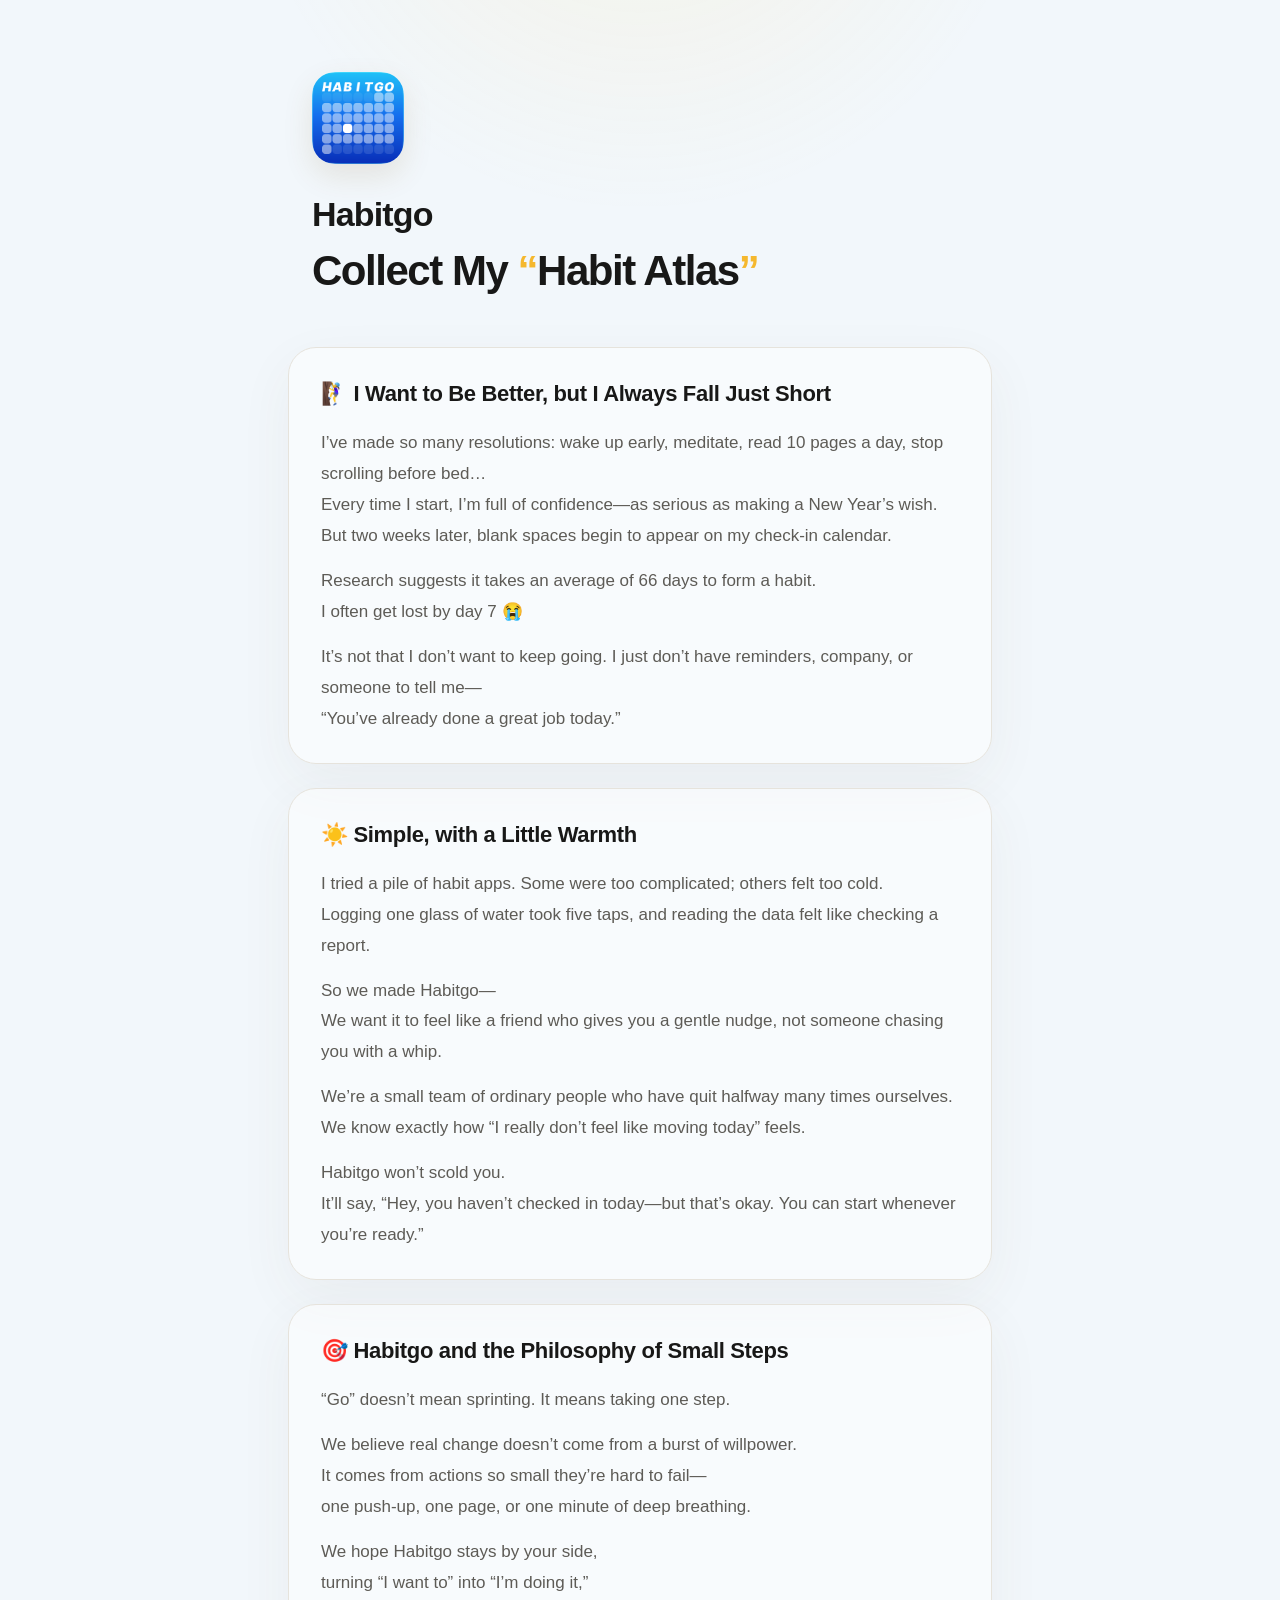
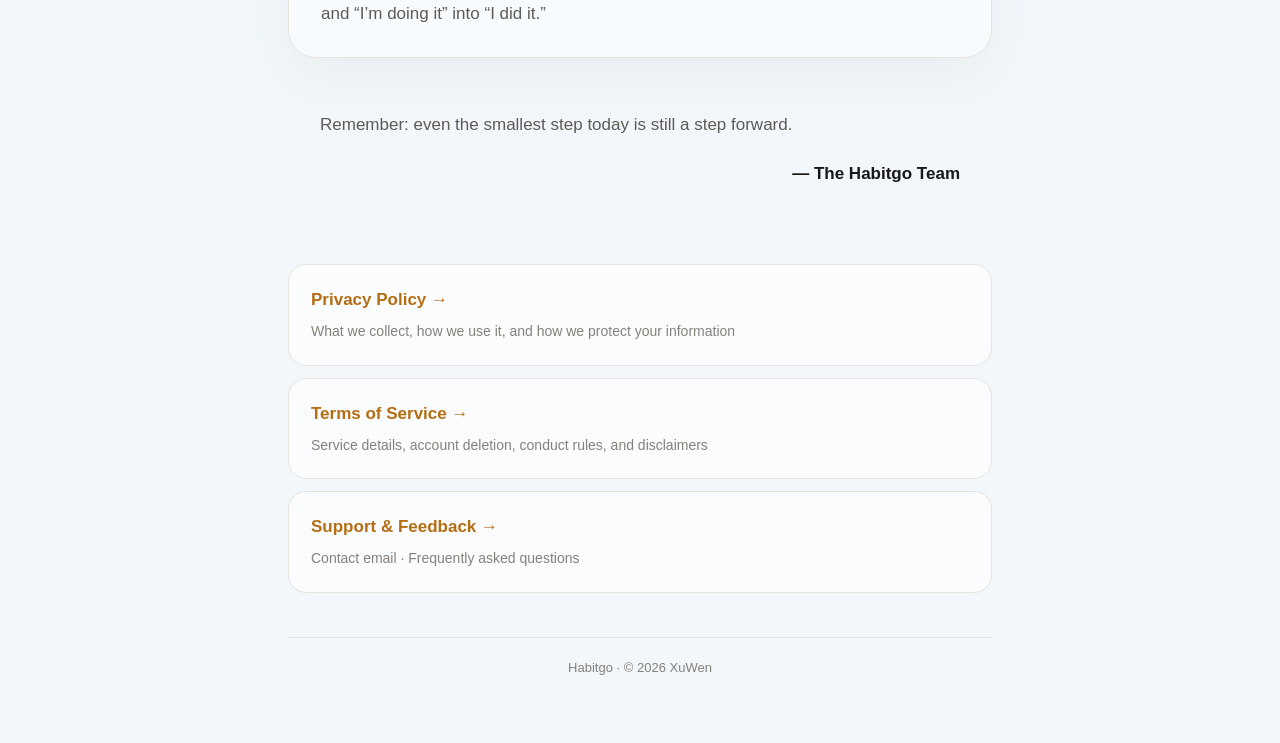
<file: index.html>
<!doctype html>
<html lang="en">
<head>
<meta charset="utf-8">
<meta name="viewport" content="width=device-width, initial-scale=1">
<meta name="color-scheme" content="light dark">
<meta name="theme-color" content="#F2F7FB">
<title>Habitgo · Collect My Habit Atlas</title>
<link rel="stylesheet" href="./styles/site-footer.css">
<script>
  (() => {
    const value = new URLSearchParams(window.location.search).get("isDark");
    const systemTheme = window.matchMedia("(prefers-color-scheme: dark)");
    const themeColor = document.querySelector('meta[name="theme-color"]');

    const syncThemeColor = (isDark) => {
      themeColor.setAttribute("content", isDark ? "#233355" : "#F2F7FB");
    };

    if (value === "true" || value === "false") {
      const isDark = value === "true";
      document.documentElement.dataset.theme = isDark ? "dark" : "light";
      document.documentElement.style.colorScheme = isDark ? "dark" : "light";
      syncThemeColor(isDark);
      return;
    }

    const followSystemTheme = (event) => syncThemeColor(event.matches);
    syncThemeColor(systemTheme.matches);
    if (systemTheme.addEventListener) {
      systemTheme.addEventListener("change", followSystemTheme);
    } else {
      systemTheme.addListener(followSystemTheme);
    }
  })();
</script>
<script defer src="./locales/en.js"></script>
<script defer src="./locales/zh-CN.js"></script>
<script defer src="./scripts/site-footer.js"></script>
<script defer src="./scripts/localization.js"></script>
<style>
  :root {
    --ink: #181817;
    --copy: #5d5b56;
    --muted: #85817a;
    --canvas: #F2F7FB;
    --surface: rgba(255, 255, 255, .5);
    --resource-surface: rgba(255, 255, 255, .62);
    --line: #e6e3dc;
    --accent: #f5b82e;
    --link-accent: #b56d13;
    --glow: rgba(255, 210, 94, .13);
    --logo-shadow: rgba(122, 82, 17, .12);
    --hover-line: #d7c9a9;
    --hover-shadow: rgba(91, 76, 47, .08);
    --shadow: 0 18px 55px rgba(91, 76, 47, .055);
  }

  @media (prefers-color-scheme: dark) {
    :root {
      --ink: #F2F7FB;
      --copy: #D8E1ED;
      --muted: #AAB8CB;
      --canvas: #233355;
      --surface: rgba(45, 64, 103, .72);
      --resource-surface: rgba(48, 69, 109, .82);
      --line: #43567D;
      --link-accent: #FFD36A;
      --glow: rgba(102, 144, 222, .16);
      --logo-shadow: rgba(4, 12, 30, .28);
      --hover-line: #7185AC;
      --hover-shadow: rgba(4, 12, 30, .24);
      --shadow: 0 18px 55px rgba(4, 12, 30, .15);
    }
  }

  :root[data-theme="light"] {
    --ink: #181817;
    --copy: #5d5b56;
    --muted: #85817a;
    --canvas: #F2F7FB;
    --surface: rgba(255, 255, 255, .5);
    --resource-surface: rgba(255, 255, 255, .62);
    --line: #e6e3dc;
    --link-accent: #b56d13;
    --glow: rgba(255, 210, 94, .13);
    --logo-shadow: rgba(122, 82, 17, .12);
    --hover-line: #d7c9a9;
    --hover-shadow: rgba(91, 76, 47, .08);
    --shadow: 0 18px 55px rgba(91, 76, 47, .055);
  }

  :root[data-theme="dark"] {
    --ink: #F2F7FB;
    --copy: #D8E1ED;
    --muted: #AAB8CB;
    --canvas: #233355;
    --surface: rgba(45, 64, 103, .72);
    --resource-surface: rgba(48, 69, 109, .82);
    --line: #43567D;
    --link-accent: #FFD36A;
    --glow: rgba(102, 144, 222, .16);
    --logo-shadow: rgba(4, 12, 30, .28);
    --hover-line: #7185AC;
    --hover-shadow: rgba(4, 12, 30, .24);
    --shadow: 0 18px 55px rgba(4, 12, 30, .15);
  }

  * { box-sizing: border-box; }

  [hidden] { display: none !important; }

  button { font: inherit; }

  html { background: var(--canvas); }

  body {
    margin: 0;
    background:
      radial-gradient(circle at 50% -8%, var(--glow), transparent 25rem),
      var(--canvas);
    color: var(--ink);
    font: 17px/1.82 -apple-system, BlinkMacSystemFont, "SF Pro Text", "PingFang SC", "Hiragino Sans GB", "Microsoft YaHei", sans-serif;
    -webkit-font-smoothing: antialiased;
    -webkit-text-size-adjust: 100%;
  }

  main {
    width: min(100%, 760px);
    margin: 0 auto;
    padding: 72px 28px 64px;
  }

  .page-toolbar {
    display: flex;
    justify-content: flex-end;
    margin: -36px 0 28px;
  }

  .language-trigger {
    display: inline-flex;
    align-items: center;
    gap: 8px;
    min-height: 42px;
    padding: 8px 14px;
    border: 1px solid var(--line);
    border-radius: 999px;
    background: var(--resource-surface);
    color: var(--ink);
    cursor: pointer;
    box-shadow: 0 8px 24px var(--hover-shadow);
    transition: border-color .2s ease, transform .2s ease;
  }

  .language-trigger:hover {
    border-color: var(--hover-line);
    transform: translateY(-1px);
  }

  .language-trigger:focus-visible,
  .language-option:focus-visible,
  .dialog-close:focus-visible {
    outline: 3px solid rgba(245, 184, 46, .42);
    outline-offset: 3px;
  }

  .language-trigger-icon { font-size: 18px; }

  .language-trigger-chevron {
    color: var(--muted);
    font-size: 12px;
  }

  .hero {
    padding: 0 24px;
    margin-bottom: 48px;
  }

  .logo {
    display: block;
    width: 92px;
    height: 92px;
    margin-bottom: 30px;
    border-radius: 25%;
    object-fit: cover;
    box-shadow: 0 12px 30px var(--logo-shadow);
  }

  .brand {
    margin: 0 0 8px;
    font-size: clamp(27px, 5vw, 34px);
    font-weight: 800;
    line-height: 1.2;
    letter-spacing: -.025em;
  }

  h1 {
    margin: 0;
    font-size: clamp(30px, 6vw, 42px);
    line-height: 1.35;
    letter-spacing: -.035em;
  }

  .quote-mark { color: var(--accent); }

  .story-card {
    padding: 30px 32px 28px;
    margin: 0 0 24px;
    border: 1px solid var(--line);
    border-radius: 28px;
    background: var(--surface);
    box-shadow: var(--shadow);
  }

  .story-card h2 {
    margin: 0 0 18px;
    font-size: 22px;
    line-height: 1.45;
    letter-spacing: -.015em;
  }

  .story-card p {
    margin: 0 0 14px;
    color: var(--copy);
    white-space: pre-line;
  }

  .story-card p:last-child { margin-bottom: 0; }

  .closing {
    padding: 28px 32px 18px;
    color: var(--copy);
  }

  .closing p { margin: 0 0 18px; }

  .signature {
    color: var(--ink);
    font-weight: 650;
    text-align: right;
  }

  .language-dialog {
    width: min(calc(100% - 32px), 430px);
    max-height: calc(100dvh - 32px);
    padding: 0;
    border: 1px solid var(--line);
    border-radius: 26px;
    background: var(--canvas);
    color: var(--ink);
    box-shadow: 0 30px 90px rgba(4, 12, 30, .28);
  }

  .language-dialog::backdrop {
    background: rgba(10, 18, 34, .48);
    backdrop-filter: blur(5px);
  }

  .dialog-panel { padding: 26px; }

  .dialog-header {
    display: flex;
    align-items: center;
    justify-content: space-between;
    gap: 18px;
  }

  .dialog-header h2 {
    margin: 0;
    font-size: 23px;
    line-height: 1.35;
  }

  .dialog-close {
    display: grid;
    flex: 0 0 auto;
    width: 38px;
    height: 38px;
    padding: 0;
    place-items: center;
    border: 1px solid var(--line);
    border-radius: 50%;
    background: var(--resource-surface);
    color: var(--ink);
    cursor: pointer;
    font-size: 24px;
    line-height: 1;
  }

  .dialog-description {
    margin: 8px 0 20px;
    color: var(--muted);
    font-size: 15px;
  }

  .language-options {
    display: grid;
    gap: 12px;
  }

  .language-option {
    display: flex;
    align-items: center;
    justify-content: space-between;
    min-height: 58px;
    padding: 14px 18px;
    border: 1px solid var(--line);
    border-radius: 17px;
    background: var(--surface);
    color: var(--ink);
    cursor: pointer;
    text-align: left;
  }

  .language-option:hover { border-color: var(--hover-line); }

  .language-option[aria-pressed="true"] {
    border-color: var(--accent);
    box-shadow: inset 0 0 0 1px var(--accent);
  }

  .language-check {
    color: var(--accent);
    font-size: 20px;
    font-weight: 800;
    opacity: 0;
  }

  .language-option[aria-pressed="true"] .language-check { opacity: 1; }

  @media (max-width: 520px) {
    body { font-size: 16px; }
    main { padding: 48px 16px 44px; }
    .page-toolbar { margin: -24px 2px 24px; }
    .hero { padding: 0 18px; margin-bottom: 36px; }
    .logo { width: 82px; height: 82px; margin-bottom: 26px; }
    .story-card { padding: 25px 22px 23px; border-radius: 24px; }
    .story-card h2 { font-size: 20px; }
    .closing { padding: 22px 22px 12px; }
    .dialog-panel { padding: 22px; }
  }

  @media (prefers-reduced-motion: reduce) {
    .language-trigger { transition: none; }
  }
</style>
</head>
<body>
<main>
  <div class="page-toolbar" hidden>
    <button
      id="language-trigger"
      class="language-trigger"
      type="button"
      aria-haspopup="dialog"
      aria-controls="language-dialog"
      aria-label="Change language. Current language: English"
      data-i18n-aria-label="language.triggerLabel"
    >
      <span class="language-trigger-icon" aria-hidden="true">🌐</span>
      <span data-i18n="language.current">English</span>
      <span class="language-trigger-chevron" aria-hidden="true">▾</span>
    </button>
  </div>

  <header class="hero">
    <img class="logo" src="./images/logo_icon.png" alt="Habitgo Logo" data-i18n-alt="logo.alt" width="92" height="92">
    <p class="brand" data-i18n="brand.name">Habitgo</p>
    <h1><span data-i18n="hero.prefix">Collect My </span><span class="quote-mark" data-i18n="hero.openQuote">“</span><span data-i18n="hero.subject">Habit Atlas</span><span class="quote-mark" data-i18n="hero.closeQuote">”</span></h1>
  </header>

  <section aria-label="The Habitgo story" data-i18n-aria-label="aria.story">
    <article class="story-card">
      <h2 data-i18n="story.one.title">🧗‍♀️ I Want to Be Better, but I Always Fall Just Short</h2>
      <p data-i18n="story.one.p1">I’ve made so many resolutions: wake up early, meditate, read 10 pages a day, stop scrolling before bed…<br>
        Every time I start, I’m full of confidence—as serious as making a New Year’s wish.<br>
        But two weeks later, blank spaces begin to appear on my check-in calendar.</p>
      <p data-i18n="story.one.p2">Research suggests it takes an average of 66 days to form a habit.<br>
        I often get lost by day 7 😭</p>
      <p data-i18n="story.one.p3">It’s not that I don’t want to keep going. I just don’t have reminders, company, or someone to tell me—<br>
        “You’ve already done a great job today.”</p>
    </article>

    <article class="story-card">
      <h2 data-i18n="story.two.title">☀️ Simple, with a Little Warmth</h2>
      <p data-i18n="story.two.p1">I tried a pile of habit apps. Some were too complicated; others felt too cold.<br>
        Logging one glass of water took five taps, and reading the data felt like checking a report.</p>
      <p data-i18n="story.two.p2">So we made Habitgo—<br>
        We want it to feel like a friend who gives you a gentle nudge, not someone chasing you with a whip.</p>
      <p data-i18n="story.two.p3">We’re a small team of ordinary people who have quit halfway many times ourselves.<br>
        We know exactly how “I really don’t feel like moving today” feels.</p>
      <p data-i18n="story.two.p4">Habitgo won’t scold you.<br>
        It’ll say, “Hey, you haven’t checked in today—but that’s okay. You can start whenever you’re ready.”</p>
    </article>

    <article class="story-card">
      <h2 data-i18n="story.three.title">🎯 Habitgo and the Philosophy of Small Steps</h2>
      <p data-i18n="story.three.p1">“Go” doesn’t mean sprinting. It means taking one step.</p>
      <p data-i18n="story.three.p2">We believe real change doesn’t come from a burst of willpower.<br>
        It comes from actions so small they’re hard to fail—<br>
        one push-up, one page, or one minute of deep breathing.</p>
      <p data-i18n="story.three.p4">We hope Habitgo stays by your side,<br>
        turning “I want to” into “I’m doing it,”<br>
        and “I’m doing it” into “I did it.”</p>
    </article>
  </section>

  <section class="closing" aria-label="A note from Habitgo" data-i18n-aria-label="aria.closing">
    <p data-i18n="closing.message">Remember: even the smallest step today is still a step forward.</p>
    <p class="signature" data-i18n="closing.signature">— The Habitgo Team</p>
  </section>

  <div data-habitgo-site-footer></div>
</main>

<dialog
  id="language-dialog"
  class="language-dialog"
  hidden
  aria-labelledby="language-dialog-title"
  aria-describedby="language-dialog-description"
>
  <div class="dialog-panel">
    <div class="dialog-header">
      <h2 id="language-dialog-title" data-i18n="language.dialogTitle">Choose a language</h2>
      <button
        class="dialog-close"
        type="button"
        aria-label="Close language selection"
        data-i18n-aria-label="language.close"
        data-dialog-close
      ><span aria-hidden="true">×</span></button>
    </div>
    <p id="language-dialog-description" class="dialog-description" data-i18n="language.dialogDescription">Select the language used on this page.</p>
    <div class="language-options">
      <button class="language-option" type="button" data-language="en" aria-pressed="false">
        <span data-i18n="language.english">English</span>
        <span class="language-check" aria-hidden="true">✓</span>
      </button>
      <button class="language-option" type="button" data-language="zh-CN" aria-pressed="false">
        <span data-i18n="language.chinese">Simplified Chinese</span>
        <span class="language-check" aria-hidden="true">✓</span>
      </button>
    </div>
  </div>
</dialog>
</body>
</html>
</file>
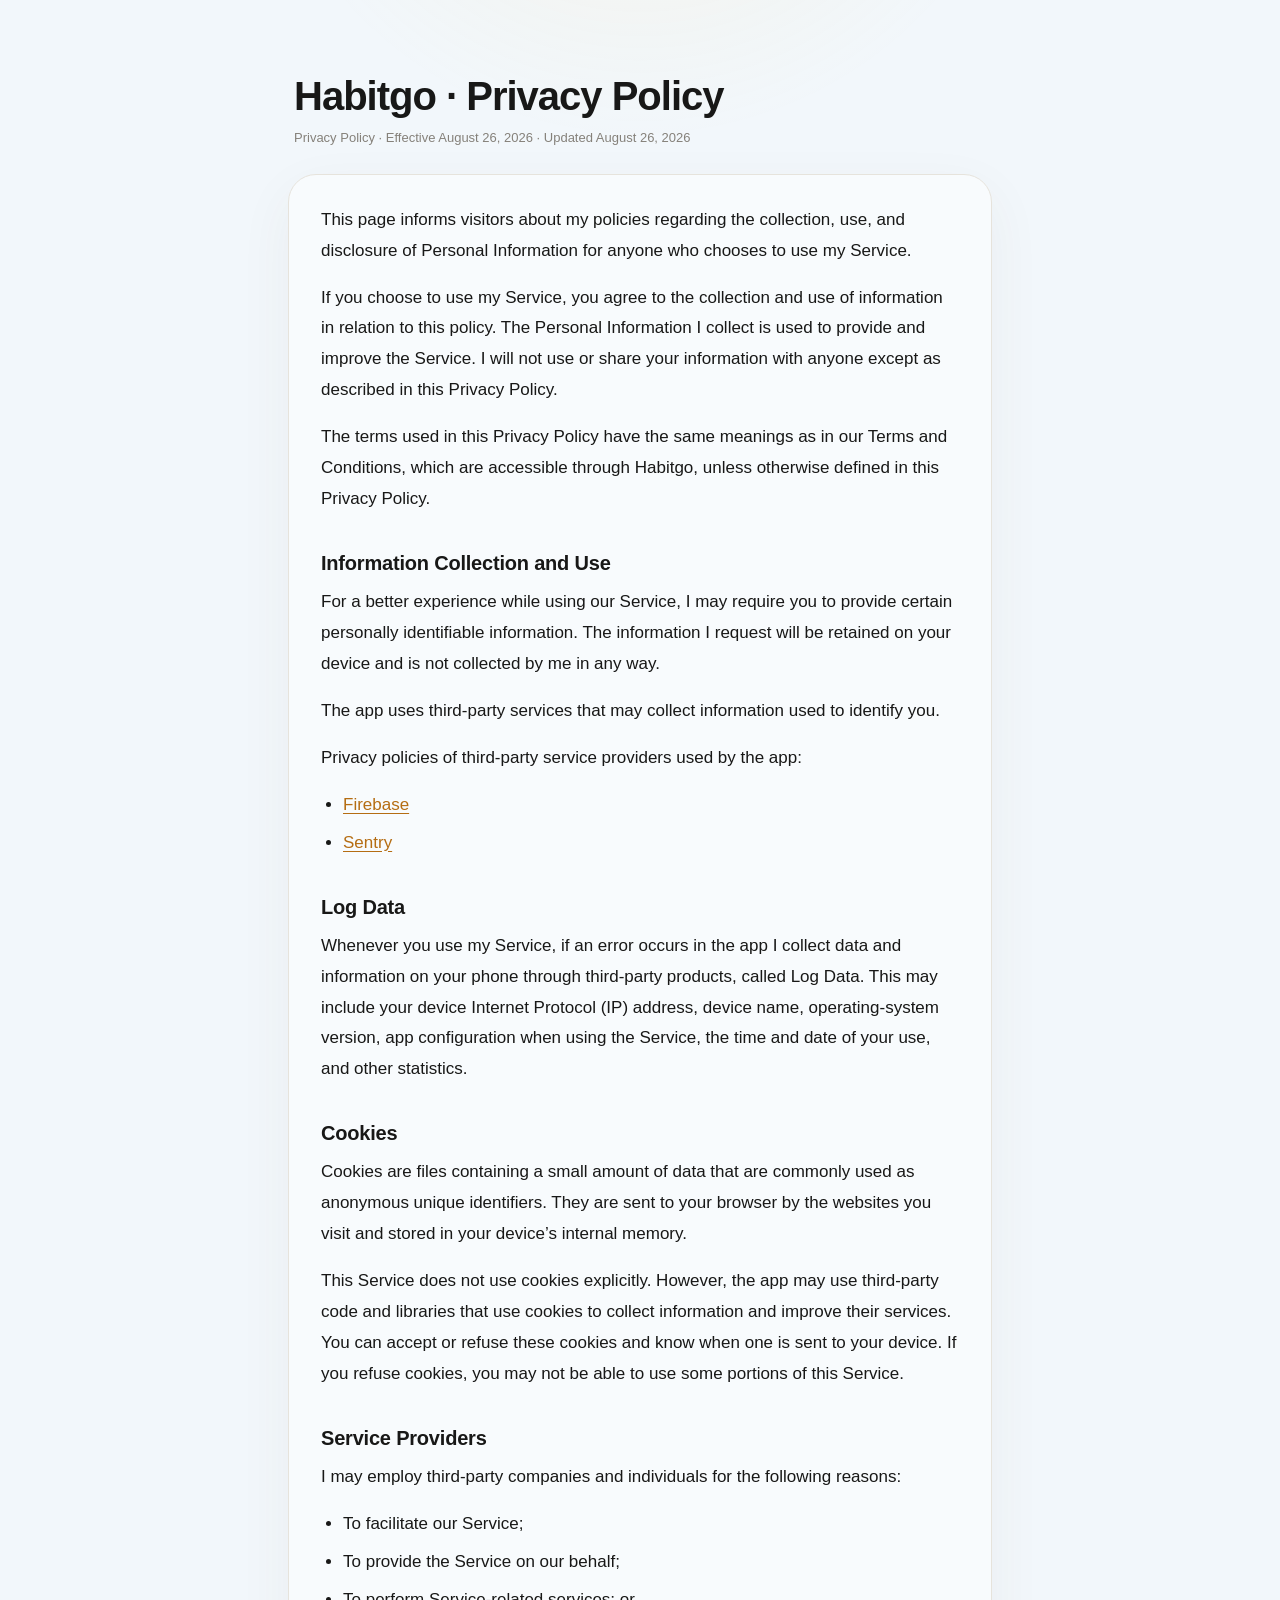
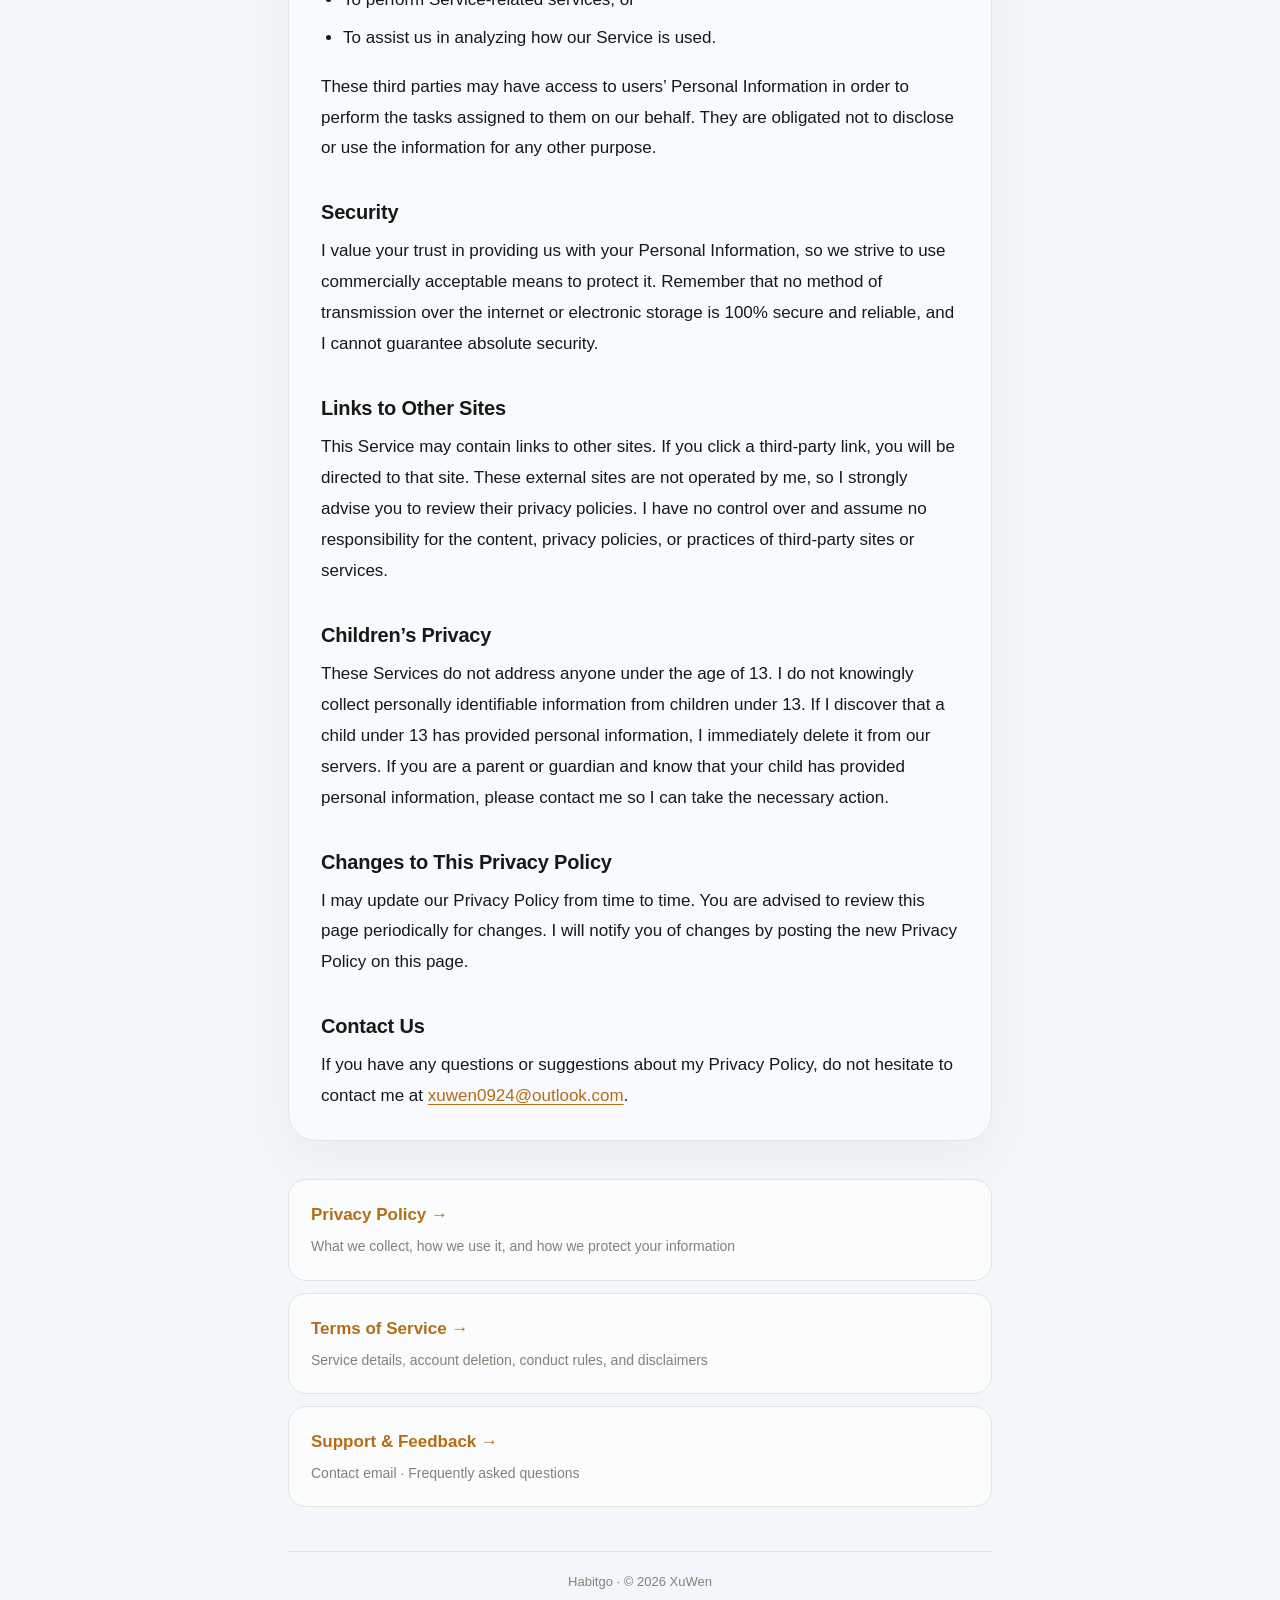
<file: privacy.html>
<!doctype html>
<html lang="en" data-page="privacy">
<head>
  <meta charset="utf-8">
  <meta name="viewport" content="width=device-width, initial-scale=1">
  <meta name="color-scheme" content="light dark">
  <meta name="theme-color" content="#F2F7FB">
  <title>Habitgo · Privacy Policy</title>
  <link rel="stylesheet" href="./styles/legal-pages.css">
  <link rel="stylesheet" href="./styles/site-footer.css">
  <script src="./locales/en.js" defer></script>
  <script src="./locales/zh-CN.js" defer></script>
  <script src="./locales/legal-en.js" defer></script>
  <script src="./locales/legal-zh-CN.js" defer></script>
  <script src="./scripts/site-footer.js" defer></script>
  <script src="./scripts/legal-pages.js" defer></script>
</head>
<body>
  <main>
    <header class="page-header">
      <h1 data-i18n="heading">Habitgo · Privacy Policy</h1>
      <p class="sub" data-i18n="sub">Privacy Policy · Effective August 26, 2026 · Updated August 26, 2026</p>
    </header>

    <article class="content-card">
      <p data-i18n="intro.2">This page informs visitors about my policies regarding the collection, use, and disclosure of Personal Information for anyone who chooses to use my Service.</p>
      <p data-i18n="intro.3">If you choose to use my Service, you agree to the collection and use of information in relation to this policy. The Personal Information I collect is used to provide and improve the Service. I will not use or share your information with anyone except as described in this Privacy Policy.</p>
      <p data-i18n="intro.4">The terms used in this Privacy Policy have the same meanings as in our Terms and Conditions, which are accessible through Habitgo, unless otherwise defined in this Privacy Policy.</p>

      <h2 data-i18n="information.title">Information Collection and Use</h2>
      <p data-i18n="information.p1">For a better experience while using our Service, I may require you to provide certain personally identifiable information. The information I request will be retained on your device and is not collected by me in any way.</p>
      <p data-i18n="information.p2">The app uses third-party services that may collect information used to identify you.</p>
      <p data-i18n="information.providersIntro">Privacy policies of third-party service providers used by the app:</p>
      <ul class="provider-links">
        <li><a href="https://firebase.google.com/support/privacy" rel="noopener noreferrer" data-i18n="provider.firebase">Firebase</a></li>
        <li><a href="https://sentry.io/privacy/" rel="noopener noreferrer" data-i18n="provider.sentry">Sentry</a></li>
      </ul>

      <h2 data-i18n="log.title">Log Data</h2>
      <p data-i18n="log.p1">Whenever you use my Service, if an error occurs in the app I collect data and information on your phone through third-party products, called Log Data. This may include your device Internet Protocol (IP) address, device name, operating-system version, app configuration when using the Service, the time and date of your use, and other statistics.</p>

      <h2 data-i18n="cookies.title">Cookies</h2>
      <p data-i18n="cookies.p1">Cookies are files containing a small amount of data that are commonly used as anonymous unique identifiers. They are sent to your browser by the websites you visit and stored in your device’s internal memory.</p>
      <p data-i18n="cookies.p2">This Service does not use cookies explicitly. However, the app may use third-party code and libraries that use cookies to collect information and improve their services. You can accept or refuse these cookies and know when one is sent to your device. If you refuse cookies, you may not be able to use some portions of this Service.</p>

      <h2 data-i18n="providers.title">Service Providers</h2>
      <p data-i18n="providers.intro">I may employ third-party companies and individuals for the following reasons:</p>
      <ul>
        <li data-i18n="providers.reason1">To facilitate our Service;</li>
        <li data-i18n="providers.reason2">To provide the Service on our behalf;</li>
        <li data-i18n="providers.reason3">To perform Service-related services; or</li>
        <li data-i18n="providers.reason4">To assist us in analyzing how our Service is used.</li>
      </ul>
      <p data-i18n="providers.p1">These third parties may have access to users’ Personal Information in order to perform the tasks assigned to them on our behalf. They are obligated not to disclose or use the information for any other purpose.</p>

      <h2 data-i18n="security.title">Security</h2>
      <p data-i18n="security.p1">I value your trust in providing us with your Personal Information, so we strive to use commercially acceptable means to protect it. Remember that no method of transmission over the internet or electronic storage is 100% secure and reliable, and I cannot guarantee absolute security.</p>

      <h2 data-i18n="links.title">Links to Other Sites</h2>
      <p data-i18n="links.p1">This Service may contain links to other sites. If you click a third-party link, you will be directed to that site. These external sites are not operated by me, so I strongly advise you to review their privacy policies. I have no control over and assume no responsibility for the content, privacy policies, or practices of third-party sites or services.</p>

      <h2 data-i18n="children.title">Children’s Privacy</h2>
      <p data-i18n="children.p1">These Services do not address anyone under the age of 13. I do not knowingly collect personally identifiable information from children under 13. If I discover that a child under 13 has provided personal information, I immediately delete it from our servers. If you are a parent or guardian and know that your child has provided personal information, please contact me so I can take the necessary action.</p>

      <h2 data-i18n="changes.title">Changes to This Privacy Policy</h2>
      <p data-i18n="changes.p1">I may update our Privacy Policy from time to time. You are advised to review this page periodically for changes. I will notify you of changes by posting the new Privacy Policy on this page.</p>

      <h2 data-i18n="contact.title">Contact Us</h2>
      <p><span data-i18n="contact.p1">If you have any questions or suggestions about my Privacy Policy, do not hesitate to contact me at</span> <a href="mailto:xuwen0924@outlook.com" data-i18n="contact.email">xuwen0924@outlook.com</a>.</p>
    </article>

    <div data-habitgo-site-footer></div>
  </main>
</body>
</html>
</file>
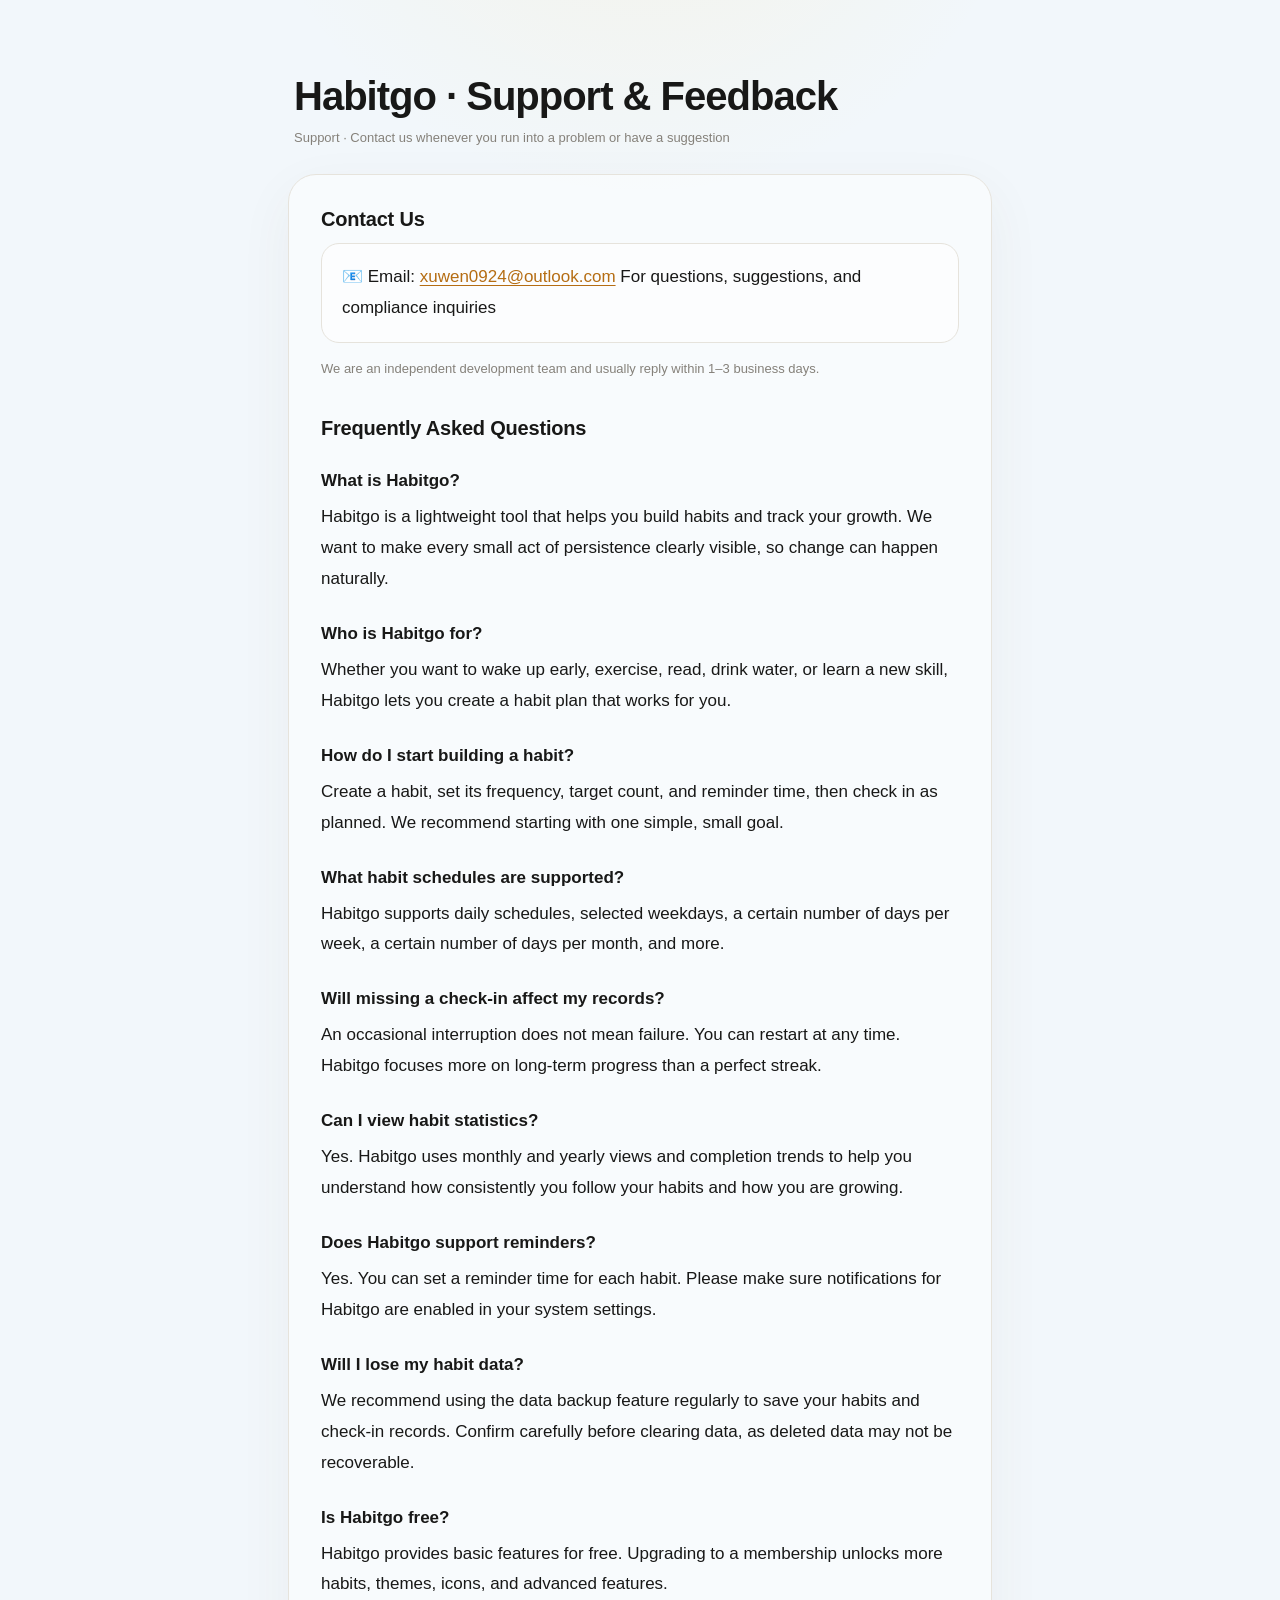
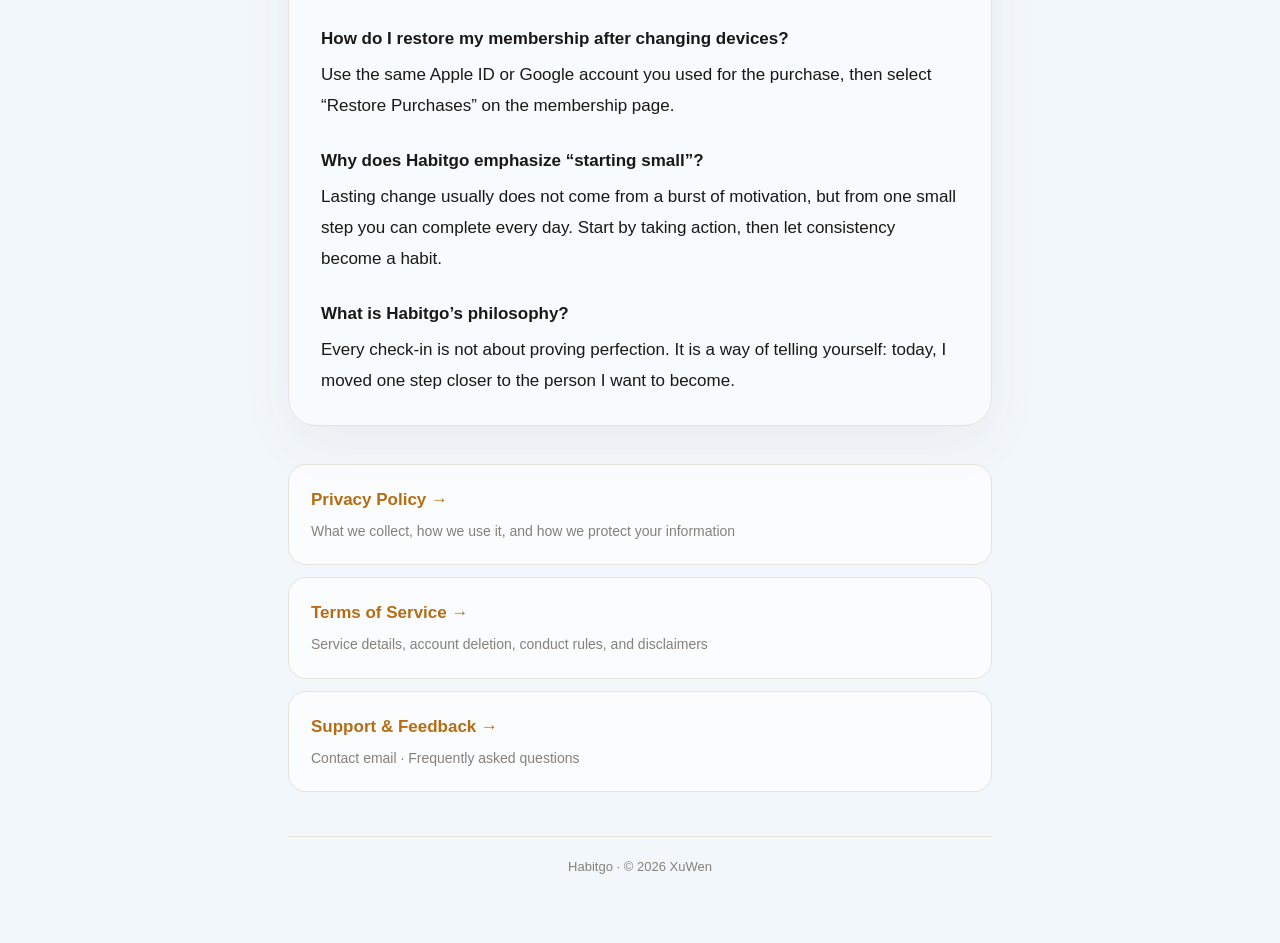
<file: support.html>
<!doctype html>
<html lang="en" data-page="support">
<head>
  <meta charset="utf-8">
  <meta name="viewport" content="width=device-width, initial-scale=1">
  <meta name="color-scheme" content="light dark">
  <meta name="theme-color" content="#F2F7FB">
  <title>Habitgo · Support &amp; Feedback</title>
  <link rel="stylesheet" href="./styles/legal-pages.css">
  <link rel="stylesheet" href="./styles/site-footer.css">
  <script src="./locales/en.js" defer></script>
  <script src="./locales/zh-CN.js" defer></script>
  <script src="./locales/legal-en.js" defer></script>
  <script src="./locales/legal-zh-CN.js" defer></script>
  <script src="./scripts/site-footer.js" defer></script>
  <script src="./scripts/legal-pages.js" defer></script>
</head>
<body>
  <main>
    <header class="page-header">
      <h1 data-i18n="heading">Habitgo · Support &amp; Feedback</h1>
      <p class="sub" data-i18n="sub">Support · Contact us whenever you run into a problem or have a suggestion</p>
    </header>

    <article class="content-card">
      <h2 data-i18n="contact.title">Contact Us</h2>
      <div class="contact-card">
        <div><span data-i18n="contact.emailPrefix">📧 Email:</span> <a href="mailto:xuwen0924@outlook.com" data-i18n="contact.email">xuwen0924@outlook.com</a> <span data-i18n="contact.emailNote">For questions, suggestions, and compliance inquiries</span></div>
      </div>
      <p class="sub" data-i18n="contact.response">We are an independent development team and usually reply within 1–3 business days.</p>

      <h2 data-i18n="faq.title">Frequently Asked Questions</h2>

      <p class="faq-question" data-i18n="faq.q1">What is Habitgo?</p>
      <p class="faq-answer" data-i18n="faq.a1">Habitgo is a lightweight tool that helps you build habits and track your growth. We want to make every small act of persistence clearly visible, so change can happen naturally.</p>

      <p class="faq-question" data-i18n="faq.q2">Who is Habitgo for?</p>
      <p class="faq-answer" data-i18n="faq.a2">Whether you want to wake up early, exercise, read, drink water, or learn a new skill, Habitgo lets you create a habit plan that works for you.</p>

      <p class="faq-question" data-i18n="faq.q3">How do I start building a habit?</p>
      <p class="faq-answer" data-i18n="faq.a3">Create a habit, set its frequency, target count, and reminder time, then check in as planned. We recommend starting with one simple, small goal.</p>

      <p class="faq-question" data-i18n="faq.q4">What habit schedules are supported?</p>
      <p class="faq-answer" data-i18n="faq.a4">Habitgo supports daily schedules, selected weekdays, a certain number of days per week, a certain number of days per month, and more.</p>

      <p class="faq-question" data-i18n="faq.q5">Will missing a check-in affect my records?</p>
      <p class="faq-answer" data-i18n="faq.a5">An occasional interruption does not mean failure. You can restart at any time. Habitgo focuses more on long-term progress than a perfect streak.</p>

      <p class="faq-question" data-i18n="faq.q6">Can I view habit statistics?</p>
      <p class="faq-answer" data-i18n="faq.a6">Yes. Habitgo uses monthly and yearly views and completion trends to help you understand how consistently you follow your habits and how you are growing.</p>

      <p class="faq-question" data-i18n="faq.q7">Does Habitgo support reminders?</p>
      <p class="faq-answer" data-i18n="faq.a7">Yes. You can set a reminder time for each habit. Please make sure notifications for Habitgo are enabled in your system settings.</p>

      <p class="faq-question" data-i18n="faq.q8">Will I lose my habit data?</p>
      <p class="faq-answer" data-i18n="faq.a8">We recommend using the data backup feature regularly to save your habits and check-in records. Confirm carefully before clearing data, as deleted data may not be recoverable.</p>

      <p class="faq-question" data-i18n="faq.q9">Is Habitgo free?</p>
      <p class="faq-answer" data-i18n="faq.a9">Habitgo provides basic features for free. Upgrading to a membership unlocks more habits, themes, icons, and advanced features.</p>

      <p class="faq-question" data-i18n="faq.q10">How do I restore my membership after changing devices?</p>
      <p class="faq-answer" data-i18n="faq.a10">Use the same Apple ID or Google account you used for the purchase, then select “Restore Purchases” on the membership page.</p>

      <p class="faq-question" data-i18n="faq.q11">Why does Habitgo emphasize “starting small”?</p>
      <p class="faq-answer" data-i18n="faq.a11">Lasting change usually does not come from a burst of motivation, but from one small step you can complete every day. Start by taking action, then let consistency become a habit.</p>

      <p class="faq-question" data-i18n="faq.q12">What is Habitgo’s philosophy?</p>
      <p class="faq-answer" data-i18n="faq.a12">Every check-in is not about proving perfection. It is a way of telling yourself: today, I moved one step closer to the person I want to become.</p>
    </article>

    <div data-habitgo-site-footer></div>
  </main>
</body>
</html>
</file>
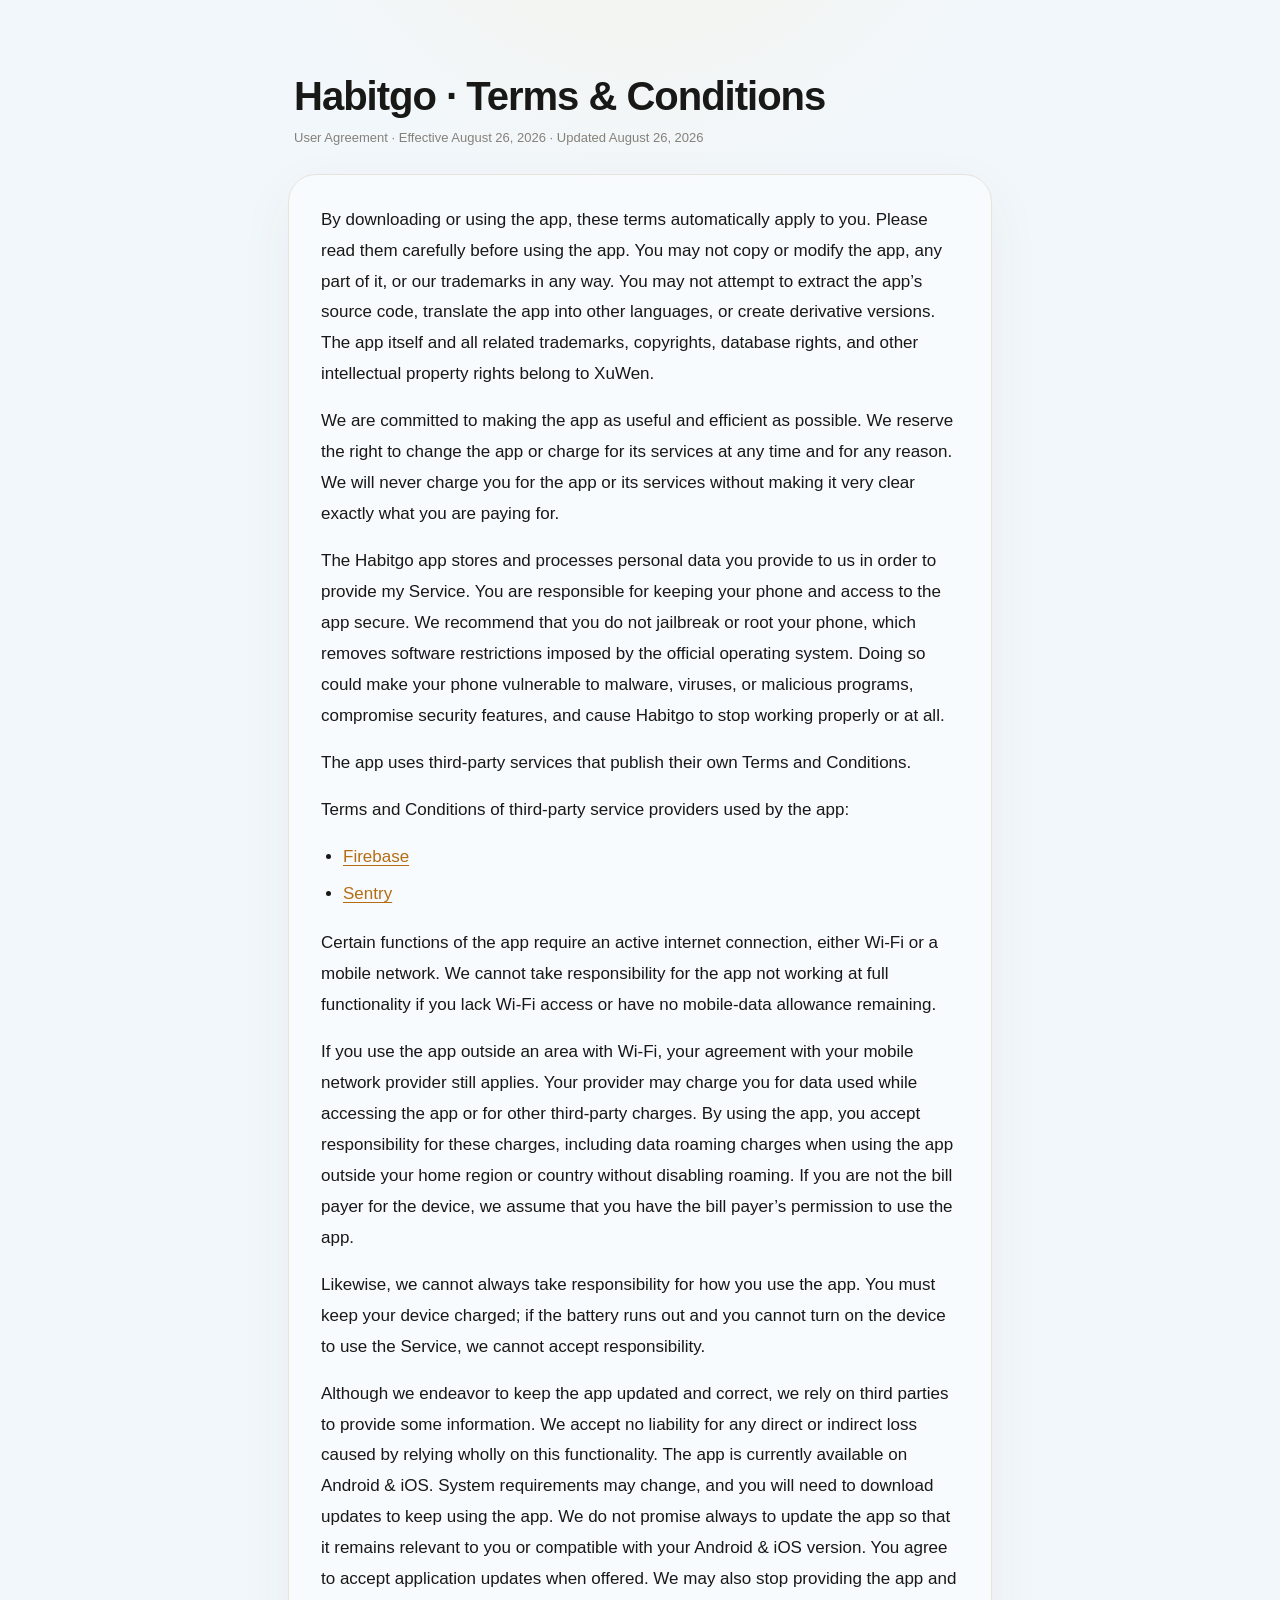
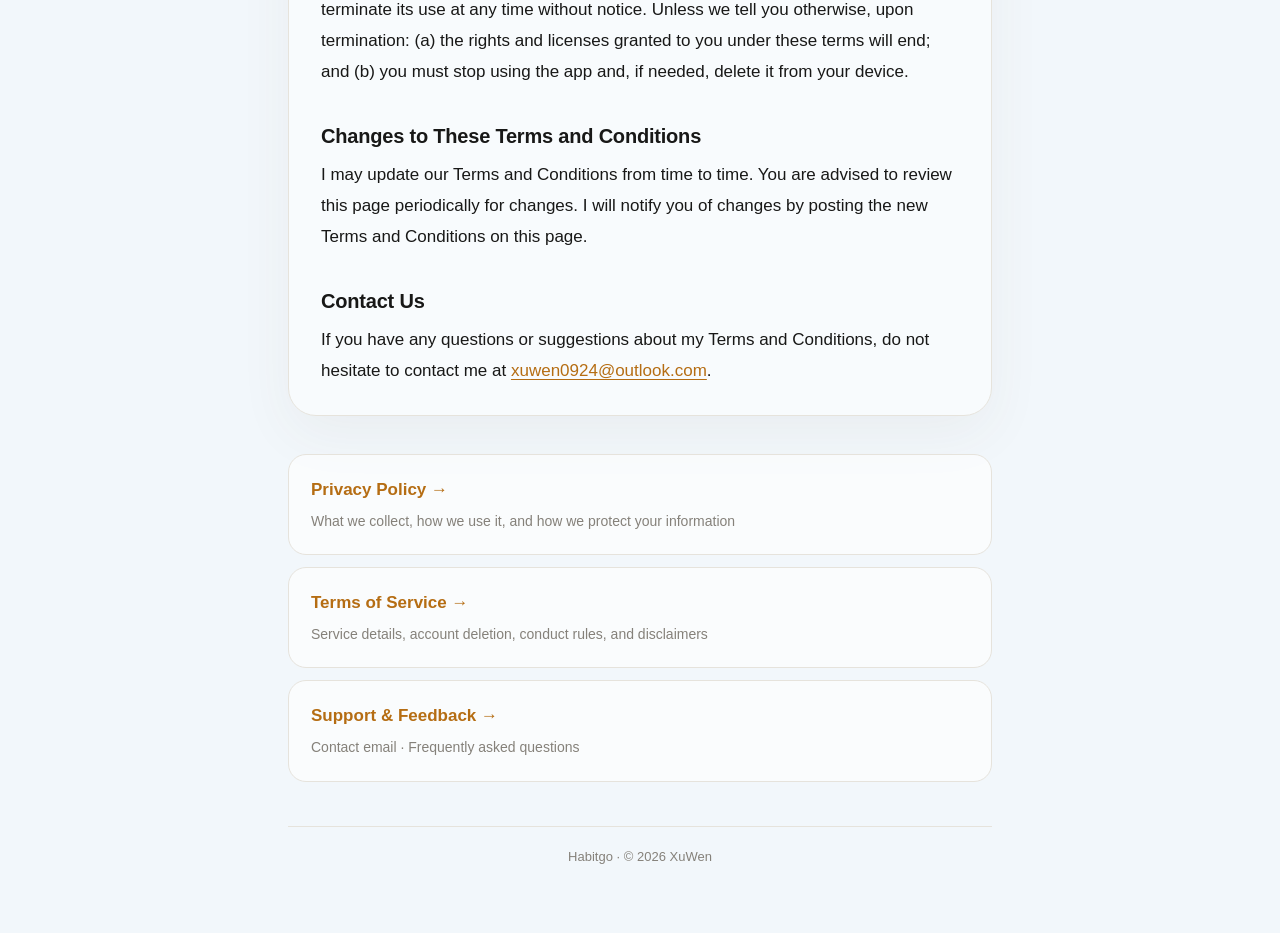
<file: terms.html>
<!doctype html>
<html lang="en" data-page="terms">
<head>
  <meta charset="utf-8">
  <meta name="viewport" content="width=device-width, initial-scale=1">
  <meta name="color-scheme" content="light dark">
  <meta name="theme-color" content="#F2F7FB">
  <title>Habitgo · Terms &amp; Conditions</title>
  <link rel="stylesheet" href="./styles/legal-pages.css">
  <link rel="stylesheet" href="./styles/site-footer.css">
  <script src="./locales/en.js" defer></script>
  <script src="./locales/zh-CN.js" defer></script>
  <script src="./locales/legal-en.js" defer></script>
  <script src="./locales/legal-zh-CN.js" defer></script>
  <script src="./scripts/site-footer.js" defer></script>
  <script src="./scripts/legal-pages.js" defer></script>
</head>
<body>
  <main>
    <header class="page-header">
      <h1 data-i18n="heading">Habitgo · Terms &amp; Conditions</h1>
      <p class="sub" data-i18n="sub">User Agreement · Effective August 26, 2026 · Updated August 26, 2026</p>
    </header>

    <article class="content-card">
      <p data-i18n="body.p1">By downloading or using the app, these terms automatically apply to you. Please read them carefully before using the app. You may not copy or modify the app, any part of it, or our trademarks in any way. You may not attempt to extract the app’s source code, translate the app into other languages, or create derivative versions. The app itself and all related trademarks, copyrights, database rights, and other intellectual property rights belong to XuWen.</p>
      <p data-i18n="body.p2">We are committed to making the app as useful and efficient as possible. We reserve the right to change the app or charge for its services at any time and for any reason. We will never charge you for the app or its services without making it very clear exactly what you are paying for.</p>
      <p data-i18n="body.p3">The Habitgo app stores and processes personal data you provide to us in order to provide my Service. You are responsible for keeping your phone and access to the app secure. We recommend that you do not jailbreak or root your phone, which removes software restrictions imposed by the official operating system. Doing so could make your phone vulnerable to malware, viruses, or malicious programs, compromise security features, and cause Habitgo to stop working properly or at all.</p>
      <p data-i18n="body.p4">The app uses third-party services that publish their own Terms and Conditions.</p>
      <p data-i18n="body.providersIntro">Terms and Conditions of third-party service providers used by the app:</p>
      <ul class="provider-links">
        <li><a href="https://firebase.google.com/terms" rel="noopener noreferrer" data-i18n="provider.firebase">Firebase</a></li>
        <li><a href="https://sentry.io/terms/" rel="noopener noreferrer" data-i18n="provider.sentry">Sentry</a></li>
      </ul>
      <p data-i18n="body.p5">Certain functions of the app require an active internet connection, either Wi-Fi or a mobile network. We cannot take responsibility for the app not working at full functionality if you lack Wi-Fi access or have no mobile-data allowance remaining.</p>
      <p data-i18n="body.p6">If you use the app outside an area with Wi-Fi, your agreement with your mobile network provider still applies. Your provider may charge you for data used while accessing the app or for other third-party charges. By using the app, you accept responsibility for these charges, including data roaming charges when using the app outside your home region or country without disabling roaming. If you are not the bill payer for the device, we assume that you have the bill payer’s permission to use the app.</p>
      <p data-i18n="body.p7">Likewise, we cannot always take responsibility for how you use the app. You must keep your device charged; if the battery runs out and you cannot turn on the device to use the Service, we cannot accept responsibility.</p>
      <p data-i18n="body.p8">Although we endeavor to keep the app updated and correct, we rely on third parties to provide some information. We accept no liability for any direct or indirect loss caused by relying wholly on this functionality. The app is currently available on Android &amp; iOS. System requirements may change, and you will need to download updates to keep using the app. We do not promise always to update the app so that it remains relevant to you or compatible with your Android &amp; iOS version. You agree to accept application updates when offered. We may also stop providing the app and terminate its use at any time without notice. Unless we tell you otherwise, upon termination: (a) the rights and licenses granted to you under these terms will end; and (b) you must stop using the app and, if needed, delete it from your device.</p>

      <h2 data-i18n="changes.title">Changes to These Terms and Conditions</h2>
      <p data-i18n="changes.p1">I may update our Terms and Conditions from time to time. You are advised to review this page periodically for changes. I will notify you of changes by posting the new Terms and Conditions on this page.</p>

      <h2 data-i18n="contact.title">Contact Us</h2>
      <p><span data-i18n="contact.p1">If you have any questions or suggestions about my Terms and Conditions, do not hesitate to contact me at</span> <a href="mailto:xuwen0924@outlook.com" data-i18n="contact.email">xuwen0924@outlook.com</a>.</p>
    </article>

    <div data-habitgo-site-footer></div>
  </main>
</body>
</html>
</file>
<file: styles/site-footer.css>
.resources {
  margin-top: 38px;
}

.resource-card {
  display: block;
  padding: 20px 22px;
  margin: 12px 0;
  border: 1px solid var(--line);
  border-radius: 18px;
  background: var(--resource-surface);
  color: var(--ink);
  text-decoration: none;
  transition: border-color .2s ease, box-shadow .2s ease, transform .2s ease;
}

.resource-card:hover {
  border-color: var(--hover-line);
  box-shadow: 0 12px 30px var(--hover-shadow);
  transform: translateY(-1px);
}

.resource-card:focus-visible {
  outline: 3px solid rgba(245, 184, 46, .42);
  outline-offset: 3px;
}

.resource-card b {
  color: var(--link-accent);
  font-size: 17px;
}

.resource-card span {
  display: block;
  margin-top: 3px;
  color: var(--muted);
  font-size: 14px;
}

footer {
  margin-top: 44px;
  padding: 18px 4px 0;
  border-top: 1px solid var(--line);
  color: var(--muted);
  font-size: 13px;
  text-align: center;
}

@media (max-width: 520px) {
  .resources { margin-top: 28px; }
}

@media (prefers-reduced-motion: reduce) {
  .resource-card { transition: none; }
}
</file>
<file: styles/legal-pages.css>
:root {
  color-scheme: light dark;
  --ink: #181817;
  --copy: #5d5b56;
  --muted: #85817a;
  --canvas: #F2F7FB;
  --surface: rgba(255, 255, 255, .5);
  --resource-surface: rgba(255, 255, 255, .62);
  --line: #e6e3dc;
  --link-accent: #b56d13;
  --glow: rgba(255, 210, 94, .13);
  --hover-line: #d7c9a9;
  --hover-shadow: rgba(91, 76, 47, .08);
  --shadow: 0 18px 55px rgba(91, 76, 47, .055);
}

@media (prefers-color-scheme: dark) {
  :root {
    --ink: #F2F7FB;
    --copy: #D8E1ED;
    --muted: #AAB8CB;
    --canvas: #233355;
    --surface: rgba(45, 64, 103, .72);
    --resource-surface: rgba(48, 69, 109, .82);
    --line: #43567D;
    --link-accent: #FFD36A;
    --glow: rgba(102, 144, 222, .16);
    --hover-line: #7185AC;
    --hover-shadow: rgba(4, 12, 30, .24);
    --shadow: 0 18px 55px rgba(4, 12, 30, .15);
  }
}

html[data-theme="light"] {
  color-scheme: light;
  --ink: #181817;
  --copy: #5d5b56;
  --muted: #85817a;
  --canvas: #F2F7FB;
  --surface: rgba(255, 255, 255, .5);
  --resource-surface: rgba(255, 255, 255, .62);
  --line: #e6e3dc;
  --link-accent: #b56d13;
  --glow: rgba(255, 210, 94, .13);
  --hover-line: #d7c9a9;
  --hover-shadow: rgba(91, 76, 47, .08);
  --shadow: 0 18px 55px rgba(91, 76, 47, .055);
}

html[data-theme="dark"] {
  color-scheme: dark;
  --ink: #F2F7FB;
  --copy: #D8E1ED;
  --muted: #AAB8CB;
  --canvas: #233355;
  --surface: rgba(45, 64, 103, .72);
  --resource-surface: rgba(48, 69, 109, .82);
  --line: #43567D;
  --link-accent: #FFD36A;
  --glow: rgba(102, 144, 222, .16);
  --hover-line: #7185AC;
  --hover-shadow: rgba(4, 12, 30, .24);
  --shadow: 0 18px 55px rgba(4, 12, 30, .15);
}

* { box-sizing: border-box; }

html { background: var(--canvas); }

body {
  margin: 0;
  background:
    radial-gradient(circle at 50% -8%, var(--glow), transparent 25rem),
    var(--canvas);
  color: var(--ink);
  font: 17px/1.82 -apple-system, BlinkMacSystemFont, "SF Pro Text", "PingFang SC", "Hiragino Sans GB", "Microsoft YaHei", sans-serif;
  -webkit-font-smoothing: antialiased;
  -webkit-text-size-adjust: 100%;
}

main {
  width: min(100%, 760px);
  margin: 0 auto;
  padding: 72px 28px 64px;
}

a {
  color: var(--link-accent);
  overflow-wrap: anywhere;
  text-underline-offset: 3px;
}

a:hover { color: var(--ink); }

a:focus-visible {
  border-radius: 5px;
  outline: 3px solid rgba(245, 184, 46, .42);
  outline-offset: 3px;
}

.page-header {
  margin-bottom: 24px;
  padding: 0 6px;
}

h1 {
  margin: 0 0 6px;
  color: var(--ink);
  font-size: clamp(28px, 6vw, 40px);
  line-height: 1.2;
  letter-spacing: -.025em;
}

.sub {
  margin: 0;
  color: var(--muted);
  font-size: 13px;
}

.content-card {
  padding: 30px 32px 28px;
  border: 1px solid var(--line);
  border-radius: 28px;
  background: var(--surface);
  box-shadow: var(--shadow);
}

.content-card > :first-child { margin-top: 0; }
.content-card > :last-child { margin-bottom: 0; }

h2 {
  margin: 34px 0 10px;
  color: var(--ink);
  font-size: 20px;
  line-height: 1.4;
  letter-spacing: -.01em;
}

p { margin: 0 0 16px; }

ul {
  margin: 10px 0 18px;
  padding-left: 22px;
}

li { margin: 7px 0; }

.provider-links { margin-top: 8px; }

.contact-card {
  margin: 10px 0 14px;
  padding: 18px 20px;
  border: 1px solid var(--line);
  border-radius: 18px;
  background: var(--resource-surface);
}

.contact-card div + div { margin-top: 8px; }

code {
  padding: 2px 6px;
  border-radius: 6px;
  background: var(--resource-surface);
  color: var(--ink);
  font-size: .92em;
  overflow-wrap: anywhere;
}

.faq-question {
  margin: 24px 0 5px;
  color: var(--ink);
  font-weight: 700;
}

.faq-answer { margin: 0; }

@media (max-width: 520px) {
  body { font-size: 16px; }
  main { padding: 48px 16px 44px; }

  .page-header { padding: 0 4px; }

  .content-card {
    padding: 25px 22px 23px;
    border-radius: 24px;
  }

  h2 {
    margin-top: 30px;
    font-size: 19px;
  }
}
</file>
